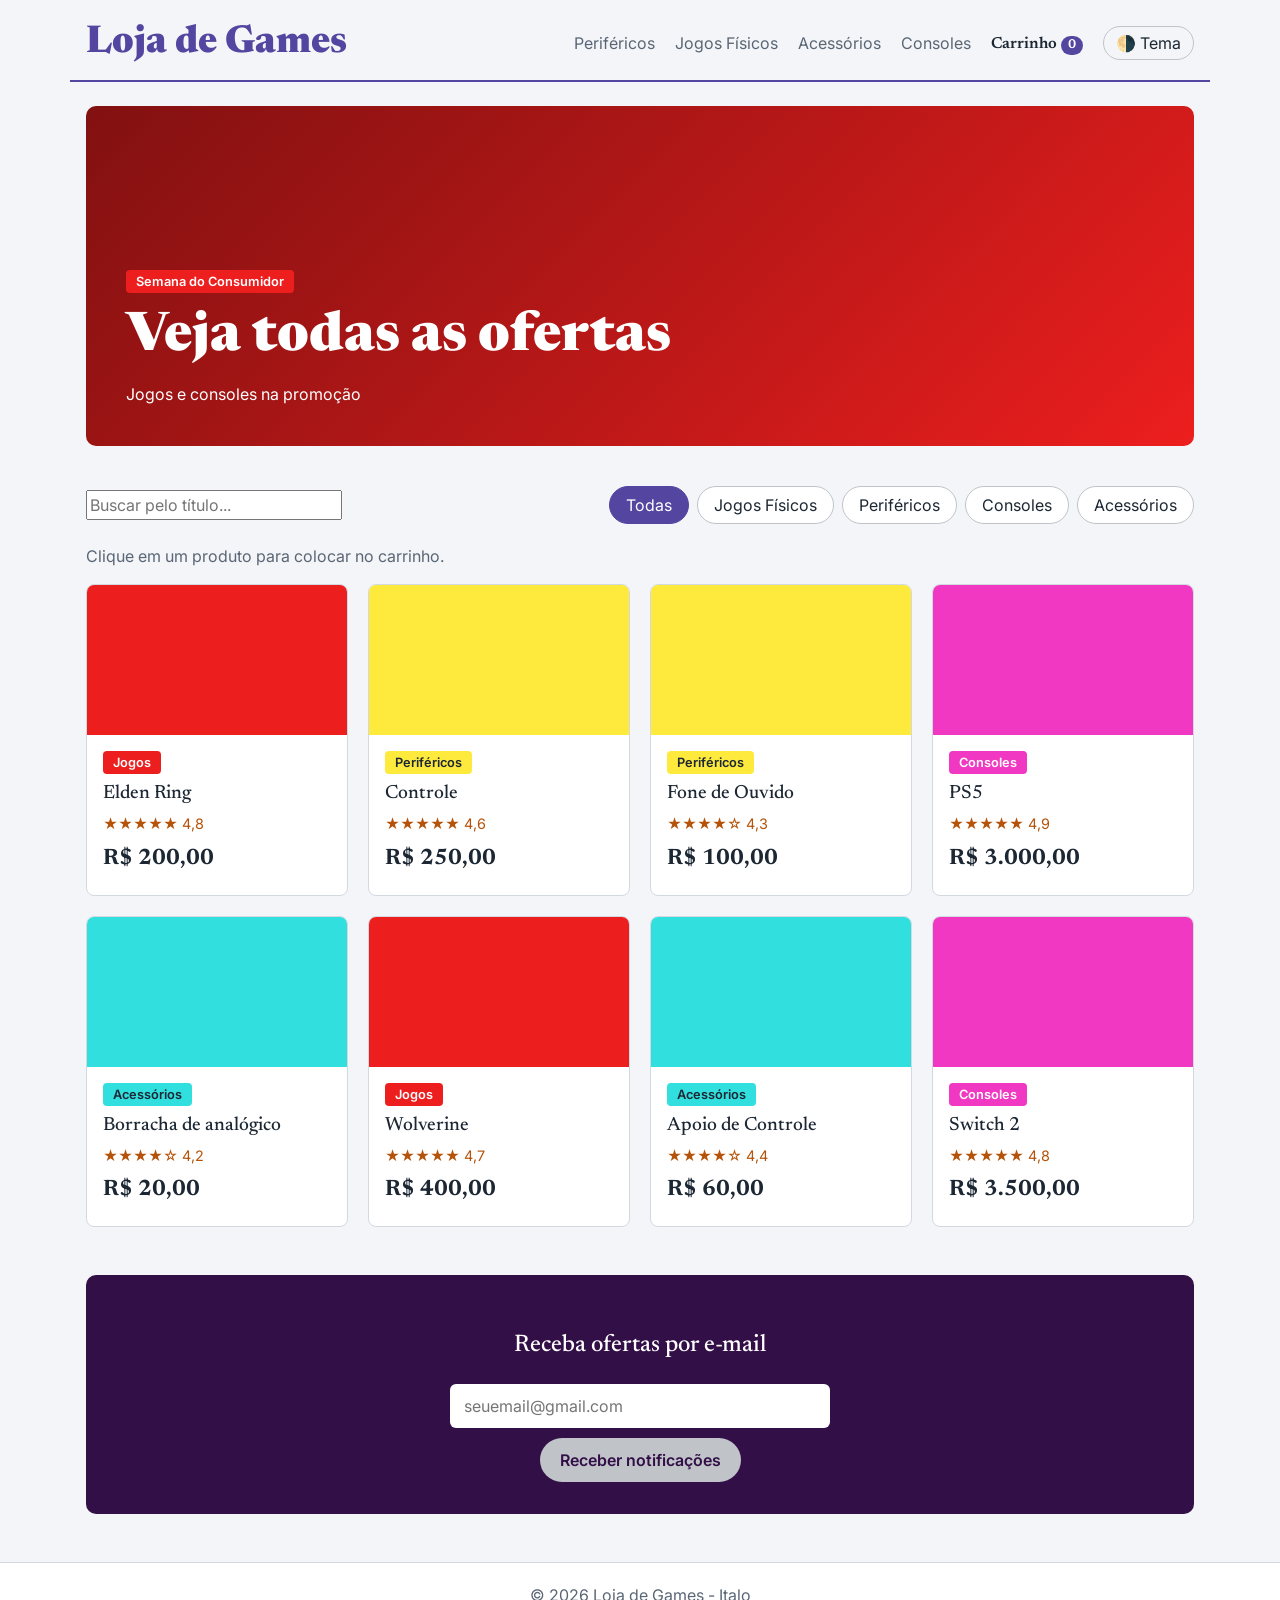
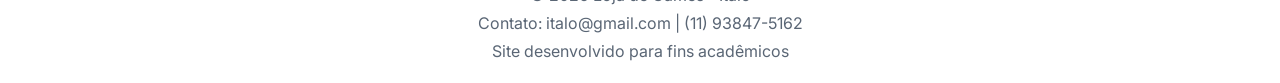
<file: html/index.html>
<!DOCTYPE html>
<html lang="pt-BR">

<head>
    <meta charset="UTF-8">
    <meta name="viewport" content="width=device-width, initial-scale=1">
    <title>Loja de Games</title>
    <link href="../css/style.css" rel="stylesheet">
    <link rel="preconnect" href="https://fonts.googleapis.com">
    <link rel="preconnect" href="https://fonts.gstatic.com" crossorigin>
    <link href="https://fonts.googleapis.com/css2?family=Inter:wght@400;500;600&family=Newsreader:ital,opsz,wght@0,6..72,400..800;1,6..72,400..800&display=swap" rel="stylesheet">
</head>

<body>
    <header class="masthead">
        <h2 class="logo"><a href="index.html">Loja de Games</a></h2>
        <nav aria-label="Principal">
            <ul>
                <li>Periféricos</li>
                <li>Jogos Físicos</li>
                <li>Acessórios</li>
                <li>Consoles</li>
                <li><a href="carrinho.html">Carrinho <span class="contador" id="contadorCarrinho">0</span></a></li>
                <li><button type="button" id="botaoTema" class="botao-tema">🌗 Tema</button></li>
            </ul>
        </nav>
    </header>

    <main>
        <section id="hero" class="cat-jogos">
            <div class="hero-conteudo">
                <span class="tag">Semana do Consumidor</span>
                <h1>Veja todas as ofertas</h1>
                <p>Jogos e consoles na promoção</p>
            </div>
        </section>

        <section id="noticias-header" aria-label="Busca e filtros">
            <input type="search" id="busca-nome" placeholder="Buscar pelo título..." aria-label="Buscar produto pelo nome">
            <div class="filtros" role="group" aria-label="Filtrar por categoria">
                <button type="button" class="filtro ativo" data-filtro="todas" id="botaoTodas">Todas</button>
                <button type="button" class="filtro cat-jogos" data-filtro="Jogos Físicos" id="botaoJogos">Jogos Físicos</button>
                <button type="button" class="filtro cat-perif" data-filtro="Periféricos" id="botaoPerif">Periféricos</button>
                <button type="button" class="filtro cat-consoles" data-filtro="Consoles" id="botaoConsoles">Consoles</button>
                <button type="button" class="filtro cat-acessorios" data-filtro="Acessórios" id="botaoAcesso">Acessórios</button>
            </div>
        </section>

        <p class="dica">Clique em um produto para colocar no carrinho.</p>

        <section id="lista-noticias" aria-live="polite">
            <article class="bloco-produto cat-jogos" data-categoria="Jogos Físicos" data-id="1" data-preco="200" role="button" tabindex="0" aria-label="Adicionar Elden Ring ao carrinho">
                <div class="thumb"></div>
                <div class="corpo"><span class="tag">Jogos</span><h5>Elden Ring</h5>
                    <p class="nota">★★★★★ 4,8</p>
                    <p class="preco">R$ 200,00</p></div>
            </article>
            <article class="bloco-produto cat-perif" data-categoria="Periféricos" data-id="2" data-preco="250" role="button" tabindex="0" aria-label="Adicionar Controle ao carrinho">
                <div class="thumb"></div>
                <div class="corpo"><span class="tag">Periféricos</span><h5>Controle</h5>
                    <p class="nota">★★★★★ 4,6</p>
                    <p class="preco">R$ 250,00</p></div>
            </article>
            <article class="bloco-produto cat-perif" data-categoria="Periféricos" data-id="3" data-preco="100" role="button" tabindex="0" aria-label="Adicionar Fone de Ouvido ao carrinho">
                <div class="thumb"></div>
                <div class="corpo"><span class="tag">Periféricos</span><h5>Fone de Ouvido</h5>
                    <p class="nota">★★★★☆ 4,3</p>
                    <p class="preco">R$ 100,00</p></div>
            </article>
            <article class="bloco-produto cat-consoles" data-categoria="Consoles" data-id="4" data-preco="3000" role="button" tabindex="0" aria-label="Adicionar PS5 ao carrinho">
                <div class="thumb"></div>
                <div class="corpo"><span class="tag">Consoles</span><h5>PS5</h5>
                    <p class="nota">★★★★★ 4,9</p>
                    <p class="preco">R$ 3.000,00</p></div>
            </article>
            <article class="bloco-produto cat-acessorios" data-categoria="Acessórios" data-id="5" data-preco="20" role="button" tabindex="0" aria-label="Adicionar Borracha de analógico ao carrinho">
                <div class="thumb"></div>
                <div class="corpo"><span class="tag">Acessórios</span><h5>Borracha de analógico</h5>
                    <p class="nota">★★★★☆ 4,2</p>
                    <p class="preco">R$ 20,00</p></div>
            </article>
            <article class="bloco-produto cat-jogos" data-categoria="Jogos Físicos" data-id="6" data-preco="400" role="button" tabindex="0" aria-label="Adicionar Wolverine ao carrinho">
                <div class="thumb"></div>
                <div class="corpo"><span class="tag">Jogos</span><h5>Wolverine</h5>
                    <p class="nota">★★★★★ 4,7</p>
                    <p class="preco">R$ 400,00</p></div>
            </article>
            <article class="bloco-produto cat-acessorios" data-categoria="Acessórios" data-id="7" data-preco="60" role="button" tabindex="0" aria-label="Adicionar Apoio de Controle ao carrinho">
                <div class="thumb"></div>
                <div class="corpo"><span class="tag">Acessórios</span><h5>Apoio de Controle</h5>
                    <p class="nota">★★★★☆ 4,4</p>
                    <p class="preco">R$ 60,00</p></div>
            </article>
            <article class="bloco-produto cat-consoles" data-categoria="Consoles" data-id="8" data-preco="3500" role="button" tabindex="0" aria-label="Adicionar Switch 2 ao carrinho">
                <div class="thumb"></div>
                <div class="corpo"><span class="tag">Consoles</span><h5>Switch 2</h5>
                    <p class="nota">★★★★★ 4,8</p>
                    <p class="preco">R$ 3.500,00</p></div>
            </article>
        </section>

        <p id="sem-resultado" hidden>Nenhum produto encontrado. Tente outro título ou categoria.</p>

        <aside id="newsletter">
            <h3>Receba ofertas por e-mail</h3>
            <form id="formEmail">
                <input type="text" id="email" placeholder="seuemail@gmail.com" autocomplete="email" aria-label="Seu e-mail">
                <button type="submit" class="botao-principal">Receber notificações</button>
            </form>
        </aside>
    </main>

    <div id="toast" class="toast" role="status" aria-live="polite" hidden></div>

    <footer class="rodape">
        <p>&copy; 2026 Loja de Games - Italo</p>
        <address>Contato: italo@gmail.com | (11) 93847-5162</address>
        <p>Site desenvolvido para fins acadêmicos</p>
    </footer>

    <script src="../js/script.js"></script>
</body>

</html>
</file>
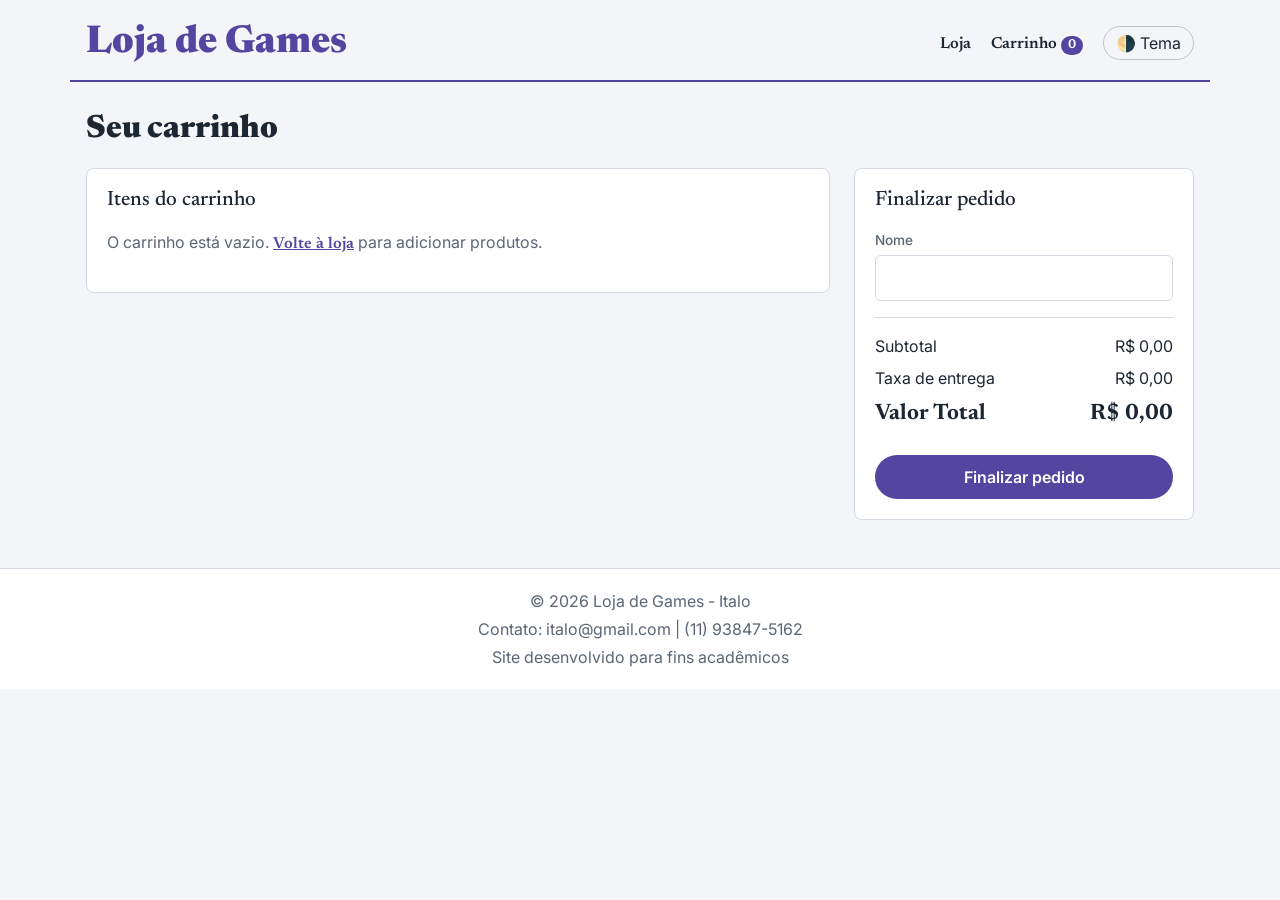
<file: html/carrinho.html>
<!DOCTYPE html>
<html lang="pt-BR">

<head>
    <meta charset="UTF-8">
    <meta name="viewport" content="width=device-width, initial-scale=1">
    <title>Carrinho - Loja de Games</title>
    <link href="../css/style.css" rel="stylesheet">
    <link rel="preconnect" href="https://fonts.googleapis.com">
    <link rel="preconnect" href="https://fonts.gstatic.com" crossorigin>
    <link href="https://fonts.googleapis.com/css2?family=Inter:wght@400;500;600&family=Newsreader:ital,opsz,wght@0,6..72,400..800;1,6..72,400..800&display=swap" rel="stylesheet">
</head>

<body>
    <header class="masthead">
        <h2 class="logo"><a href="index.html">Loja de Games</a></h2>
        <nav aria-label="Principal">
            <ul>
                <li><a href="index.html">Loja</a></li>
                <li><a href="carrinho.html" aria-current="page">Carrinho <span class="contador" id="contadorCarrinho">0</span></a></li>
                <li><button type="button" id="botaoTema" class="botao-tema">🌗 Tema</button></li>
            </ul>
        </nav>
    </header>

    <main>
        <h1 class="titulo-pagina">Seu carrinho</h1>

        <div class="carrinho-layout">
            <section class="painel" aria-labelledby="tituloItens">
                <h5 id="tituloItens">Itens do carrinho</h5>

                <div id="areaCarrinho">
                    <div class="tabela-wrap">
                        <table class="tabela-carrinho">
                            <thead>
                                <tr>
                                    <th><span class="visually-hidden">Imagem</span></th>
                                    <th>Produto</th>
                                    <th>Quantidade</th>
                                    <th>Subtotal</th>
                                    <th>Ações</th>
                                </tr>
                            </thead>
                            <tbody id="listaCarrinho"></tbody>
                        </table>
                    </div>

                    <form id="formCupom" class="cupom" novalidate>
                        <label for="codigoCupom">Cupom de desconto <small>(GAMES10: 10% em compras acima de R$ 500,00)</small></label>
                        <div class="cupom-campos">
                            <input type="text" id="codigoCupom" placeholder="Digite o cupom" autocomplete="off">
                            <button type="submit" class="botao-principal">Aplicar</button>
                        </div>
                        <p id="msgCupom" hidden></p>
                    </form>
                </div>

                <p id="vazioCarrinho" hidden>O carrinho está vazio. <a href="index.html">Volte à loja</a> para adicionar produtos.</p>
            </section>

            <aside class="painel">
                <h5>Finalizar pedido</h5>
                <div id="erroPedido" class="alerta" role="alert" hidden></div>
                <form id="formPedido" novalidate>
                    <div class="campo">
                        <label for="nomeCliente">Nome</label>
                        <input type="text" id="nomeCliente" autocomplete="name">
                    </div>
                    <hr>
                    <div class="linha"><span>Subtotal</span><span id="subtotal">R$ 0,00</span></div>
                    <div class="linha" id="linhaDesconto" hidden><span>Desconto (cupom)</span><span id="desconto"></span></div>
                    <div class="linha"><span>Taxa de entrega</span><span id="taxaEntrega">R$ 0,00</span></div>
                    <div class="linha total"><span>Valor Total</span><span id="valorTotal">R$ 0,00</span></div>
                    <button type="submit" class="botao-principal largo">Finalizar pedido</button>
                </form>
            </aside>
        </div>
    </main>

    <dialog id="modalPedido" aria-labelledby="tituloModal">
        <h5 id="tituloModal">Pedido realizado</h5>
        <div id="resumoPedido"></div>
        <button type="button" class="botao-principal" id="botaoFechar">Fechar</button>
    </dialog>

    <footer class="rodape">
        <p>&copy; 2026 Loja de Games - Italo</p>
        <address>Contato: italo@gmail.com | (11) 93847-5162</address>
        <p>Site desenvolvido para fins acadêmicos</p>
    </footer>

    <script src="../js/script.js"></script>
</body>

</html>
</file>
<file: css/style.css>
:root {
    --cor-primaria: #5345a0;
    --cor-primaria-hover: #4e3591;
    --cor-prata: #c0c4c9;
    --cor-fundo: #F3F5F8;
    --cor-texto: #1c2733;
    --cor-texto-claro: #5a6675;
    --cor-branco: #FFFFFF;
    --cor-borda: #D3D9E1;
    --cor-hero: #330f47;
    --cor-perif: #fdea3c;
    --cor-jogos: #ed1e1e;
    --cor-acessorios: #31dfdf;
    --cor-consoles: #f138c3;
    --fonte-titulos: 'Newsreader', serif;
    --fonte-texto: 'Inter', sans-serif;
}

/* Modo Escuro */
body.dark-mode {
    --cor-fundo: #121212;
    --cor-texto: #E0E0E0;
    --cor-texto-claro: #AAAAAA;
    --cor-branco: #1E1E1E;
    --cor-borda: #333333;
    --cor-prata: #8f9aa8;
    --cor-hero: #330e42;
}

body.dark-mode #hero,
body.dark-mode #hero h1,
body.dark-mode #hero p {
    color: #FFFFFF;
}

/* Base */
body { background: var(--cor-fundo); color: var(--cor-texto); font-family: var(--fonte-texto); }
main, .masthead { max-width: 1140px; margin: 0 auto; padding: 0 16px; }
h1, h2, h3, h4, h5, a { font-family: var(--fonte-titulos); }
button, input { transition: .15s; }
button { cursor: pointer; }
input:hover { box-shadow: 0 0 0 3px var(--cor-prata); }
*, *::before, *::after { box-sizing: border-box; }
body { margin: 0; line-height: 1.5; }
h1, h2, h3, h4, h5 { font-weight: 500; line-height: 1.2; }
h1 { font-size: 2rem; }
h3 { font-size: 1.5rem; }
h5 { font-size: 1.15rem; }
img { max-width: 100%; vertical-align: middle; }
button, input { font-family: inherit; font-size: inherit; line-height: inherit; margin: 0; }
[hidden] { display: none !important; }
:focus-visible { outline: 3px solid var(--cor-primaria); outline-offset: 2px; }
.visually-hidden { position: absolute; width: 1px; height: 1px; overflow: hidden; clip: rect(0 0 0 0); white-space: nowrap; }

/* Cor por assunto */
.cat-perif { --cat: var(--cor-perif); }
.cat-jogos { --cat: var(--cor-jogos); }
.cat-acessorios { --cat: var(--cor-acessorios); }
.cat-consoles { --cat: var(--cor-consoles); }
.tag { display: inline-block; padding: 2px 10px; border-radius: 4px; background: var(--cat); color: #fff; font-size: .8rem; font-weight: 600; }

.masthead { display: flex; flex-wrap: wrap; align-items: center; justify-content: space-between; gap: 12px; padding-top: 20px; padding-bottom: 14px; border-bottom: 2px solid var(--cor-primaria); }
.logo { margin: 0; font-size: 2.4rem; font-weight: 800; color: var(--cor-primaria); }
.masthead ul { display: flex; flex-wrap: wrap; align-items: center; gap: 20px; list-style: none; margin: 0; padding: 0; color: var(--cor-texto-claro); }

/* Botões */
.botao-tema { background: none; border: 1px solid var(--cor-prata); color: var(--cor-texto); border-radius: 50px; padding: 4px 12px; }
.botao-principal { background: var(--cor-primaria); color: #fff; border: 0; border-radius: 50px; padding: 10px 20px; font-weight: 600; }
.botao-tema:hover, .botao-principal:hover { background: var(--cor-primaria-hover); color: #fff; }

/* Hero e destaques */
#hero { display: flex; align-items: flex-end; min-height: 340px; margin-top: 24px; padding: 40px; border-radius: 10px; color: #fff; background: linear-gradient(135deg, color-mix(in srgb, var(--cat) 55%, #000), var(--cat)); }
.hero-conteudo { max-width: 620px; }
#hero h1 { margin: 12px 0; font-size: clamp(2rem, 5vw, 3.4rem); font-weight: 800; }
#hero p { margin: 0; }

/* Busca e filtros */
#noticias-header { display: flex; flex-wrap: wrap; justify-content: space-between; align-items: center; gap: 12px; margin: 40px 0 20px; }
#busca { flex: 1 1 220px; max-width: 320px; padding: 8px 14px; border: 1px solid var(--cor-borda); border-radius: 6px; background: var(--cor-branco); color: var(--cor-texto); }
.filtros { display: flex; flex-wrap: wrap; gap: 8px; }
.filtro { background: var(--cor-branco); color: var(--cor-texto); border: 1px solid var(--cor-prata); border-radius: 20px; padding: 6px 16px; }
.filtro:hover, .filtro.ativo { background: var(--cat, var(--cor-primaria)); border-color: var(--cat, var(--cor-primaria)); color: #fff; }

/* Cards */
#lista-noticias { display: grid; grid-template-columns: repeat(auto-fill, minmax(260px, 1fr)); gap: 20px; }
.bloco-produto { background: var(--cor-branco); border: 1px solid var(--cor-borda); border-radius: 8px; overflow: hidden; }
.thumb { height: 150px; background: var(--cat); }
.corpo { padding: 14px 16px 18px; }
.corpo h5 { margin: 8px 0; }
.corpo p { margin: 0; color: var(--cor-texto-claro); }
.centro { text-align: center; margin: 28px 0; }
#sem-resultado { text-align: center; color: var(--cor-texto-claro); }
.dica { margin: 0 0 16px; color: var(--cor-texto-claro); }
.bloco-produto { cursor: pointer; transition: transform .15s, box-shadow .15s; }
.bloco-produto:hover { transform: translateY(-4px); box-shadow: 0 8px 20px rgba(0, 0, 0, .15); }
.corpo h5 { font-size: 1.2rem; }
.corpo .nota { margin-top: 6px; color: #b45309; font-size: .9rem; }
body.dark-mode .corpo .nota { color: #fbbf24; }
.corpo .preco { margin: 8px 0 0; font-family: var(--fonte-titulos); font-size: 1.4rem; font-weight: 700; color: var(--cor-texto); }

/*Newsletter*/
#newsletter { margin: 48px 0; padding: 32px 24px; text-align: center; background: var(--cor-hero); color: #fff; border-radius: 10px; }
#newsletter form { display: flex; flex-direction: column; align-items: center; gap: 10px; margin-top: 16px; }
#newsletter input { width: 100%; max-width: 380px; padding: 10px 14px; border: 0; border-radius: 6px; }
#newsletter button { background: var(--cor-prata); color: var(--cor-hero); }
#newsletter button:hover { background: #fff; color: var(--cor-hero); }

/* Rodapé*/
.rodape { text-align: center; padding: 20px; background: var(--cor-branco); border-top: 1px solid var(--cor-borda); color: var(--cor-texto-claro); }
.rodape p { margin: 0; }
.rodape address { margin: 4px 0; font-style: normal; }

/*Menu*/
.masthead a { color: var(--cor-texto); text-decoration: none; font-weight: 600; }
.masthead a:hover { color: var(--cor-primaria); }
.masthead .logo a { color: inherit; font-weight: inherit; }
.contador { display: inline-block; min-width: 22px; padding: 0 7px; border-radius: 50px; background: var(--cor-primaria); color: #fff; font-size: .8rem; text-align: center; }

.cat-perif .tag, .cat-acessorios .tag,
.filtro.cat-perif:hover, .filtro.cat-perif.ativo,
.filtro.cat-acessorios:hover, .filtro.cat-acessorios.ativo { color: #1c2733; }

/*Aviso*/
.toast { position: fixed; left: 50%; bottom: 24px; z-index: 10; transform: translateX(-50%); max-width: calc(100% - 32px); padding: 12px 22px; border-radius: 50px; background: var(--cor-hero); color: #fff; box-shadow: 0 6px 20px rgba(0, 0, 0, .3); }

/*Página do carrinho*/
.titulo-pagina { margin: 28px 0 0; font-size: 2rem; font-weight: 800; }
.carrinho-layout { display: grid; grid-template-columns: 1fr 340px; gap: 24px; align-items: start; margin: 20px 0 48px; }
.painel { background: var(--cor-branco); border: 1px solid var(--cor-borda); border-radius: 8px; padding: 20px; }
.painel h5 { margin: 0 0 16px; font-size: 1.3rem; }
.painel hr { border: 0; border-top: 1px solid var(--cor-borda); margin: 16px 0; }
.tabela-wrap { overflow-x: auto; }
.tabela-carrinho { width: 100%; border-collapse: collapse; }
.tabela-carrinho th { text-align: left; padding: 8px; font-size: .78rem; text-transform: uppercase; letter-spacing: .08em; color: var(--cor-texto-claro); border-bottom: 2px solid var(--cor-primaria); }
.tabela-carrinho td { padding: 12px 8px; border-bottom: 1px dashed var(--cor-borda); vertical-align: middle; }
.tabela-carrinho tbody tr:hover { background: rgba(83, 69, 160, .08); }
.miniatura { display: block; width: 64px; height: 48px; border-radius: 6px; background: var(--cat); }
.preco-unit { color: var(--cor-texto-claro); font-size: .85rem; }
.qtd-badge { display: inline-block; min-width: 28px; text-align: center; font-weight: 600; }
.btn-qtd { width: 32px; height: 32px; border: 1px solid var(--cor-prata); border-radius: 6px; background: var(--cor-branco); color: var(--cor-texto); font-size: 1.1rem; line-height: 1; }
.btn-qtd:hover:not(:disabled) { background: var(--cor-primaria); border-color: var(--cor-primaria); color: #fff; }
.btn-qtd:disabled { opacity: .4; cursor: not-allowed; }
.btn-remover { background: none; border: 0; color: #c01616; text-decoration: underline; }
.btn-remover:hover { text-decoration: none; }
body.dark-mode .btn-remover { color: #ff8a8a; }
#vazioCarrinho { color: var(--cor-texto-claro); }
#vazioCarrinho a { color: var(--cor-primaria); font-weight: 600; }
body.dark-mode #vazioCarrinho a { color: #b9aef5; }

/*Cupom*/
.cupom { margin-top: 20px; }
.cupom label { display: block; margin-bottom: 6px; font-weight: 500; }
.cupom label small { color: var(--cor-texto-claro); font-weight: 400; }
.cupom-campos { display: flex; gap: 8px; }
.cupom-campos input { flex: 1; text-transform: uppercase; }
.msg-ok { color: #047857; }
.msg-erro { color: #c01616; }
body.dark-mode .msg-ok { color: #6ee7b7; }
body.dark-mode .msg-erro { color: #ff8a8a; }
#msgCupom { margin: 8px 0 0; }

/*Formulário e resumo*/
.campo { margin-bottom: 14px; }
.campo label { display: block; margin-bottom: 4px; font-size: .85rem; font-weight: 500; color: var(--cor-texto-claro); }
.campo input, .cupom-campos input { padding: 10px 14px; border: 1px solid var(--cor-borda); border-radius: 6px; background: var(--cor-branco); color: var(--cor-texto); }
.campo input { width: 100%; }
.campo input:focus, .cupom-campos input:focus { border-color: var(--cor-primaria); }
.linha { display: flex; justify-content: space-between; margin: 8px 0; }
.linha.total { font-family: var(--fonte-titulos); font-size: 1.4rem; font-weight: 700; }
#linhaDesconto { color: #047857; }
body.dark-mode #linhaDesconto { color: #6ee7b7; }
.aviso { color: var(--cor-texto-claro); font-size: .8rem; }
.largo { width: 100%; margin-top: 16px; }
.alerta { margin-bottom: 12px; padding: 10px 14px; border: 1px solid #f5b5b5; border-radius: 6px; background: #fde8e8; color: #9b1c1c; }
body.dark-mode .alerta { background: #3b1818; border-color: #7a2a2a; color: #ffb4b4; }

/*Resumo do pedido*/
dialog { width: calc(100% - 32px); max-width: 420px; padding: 24px; border: 1px solid var(--cor-borda); border-radius: 10px; background: var(--cor-branco); color: var(--cor-texto); }
dialog::backdrop { background: rgba(0, 0, 0, .55); }
dialog h5 { margin: 0 0 12px; font-size: 1.4rem; }
dialog ul { padding-left: 20px; }
.total-resumo { font-family: var(--fonte-titulos); font-size: 1.3rem; font-weight: 700; color: var(--cor-primaria); }
body.dark-mode .total-resumo { color: #b9aef5; }

/*Responsivo*/
@media (max-width: 768px) {
    .masthead { flex-direction: column; align-items: flex-start; }
    .logo { font-size: 1.9rem; }
    #hero { min-height: 260px; padding: 24px; }
}
@media (max-width: 800px) { .carrinho-layout { grid-template-columns: 1fr; } }
</file>
